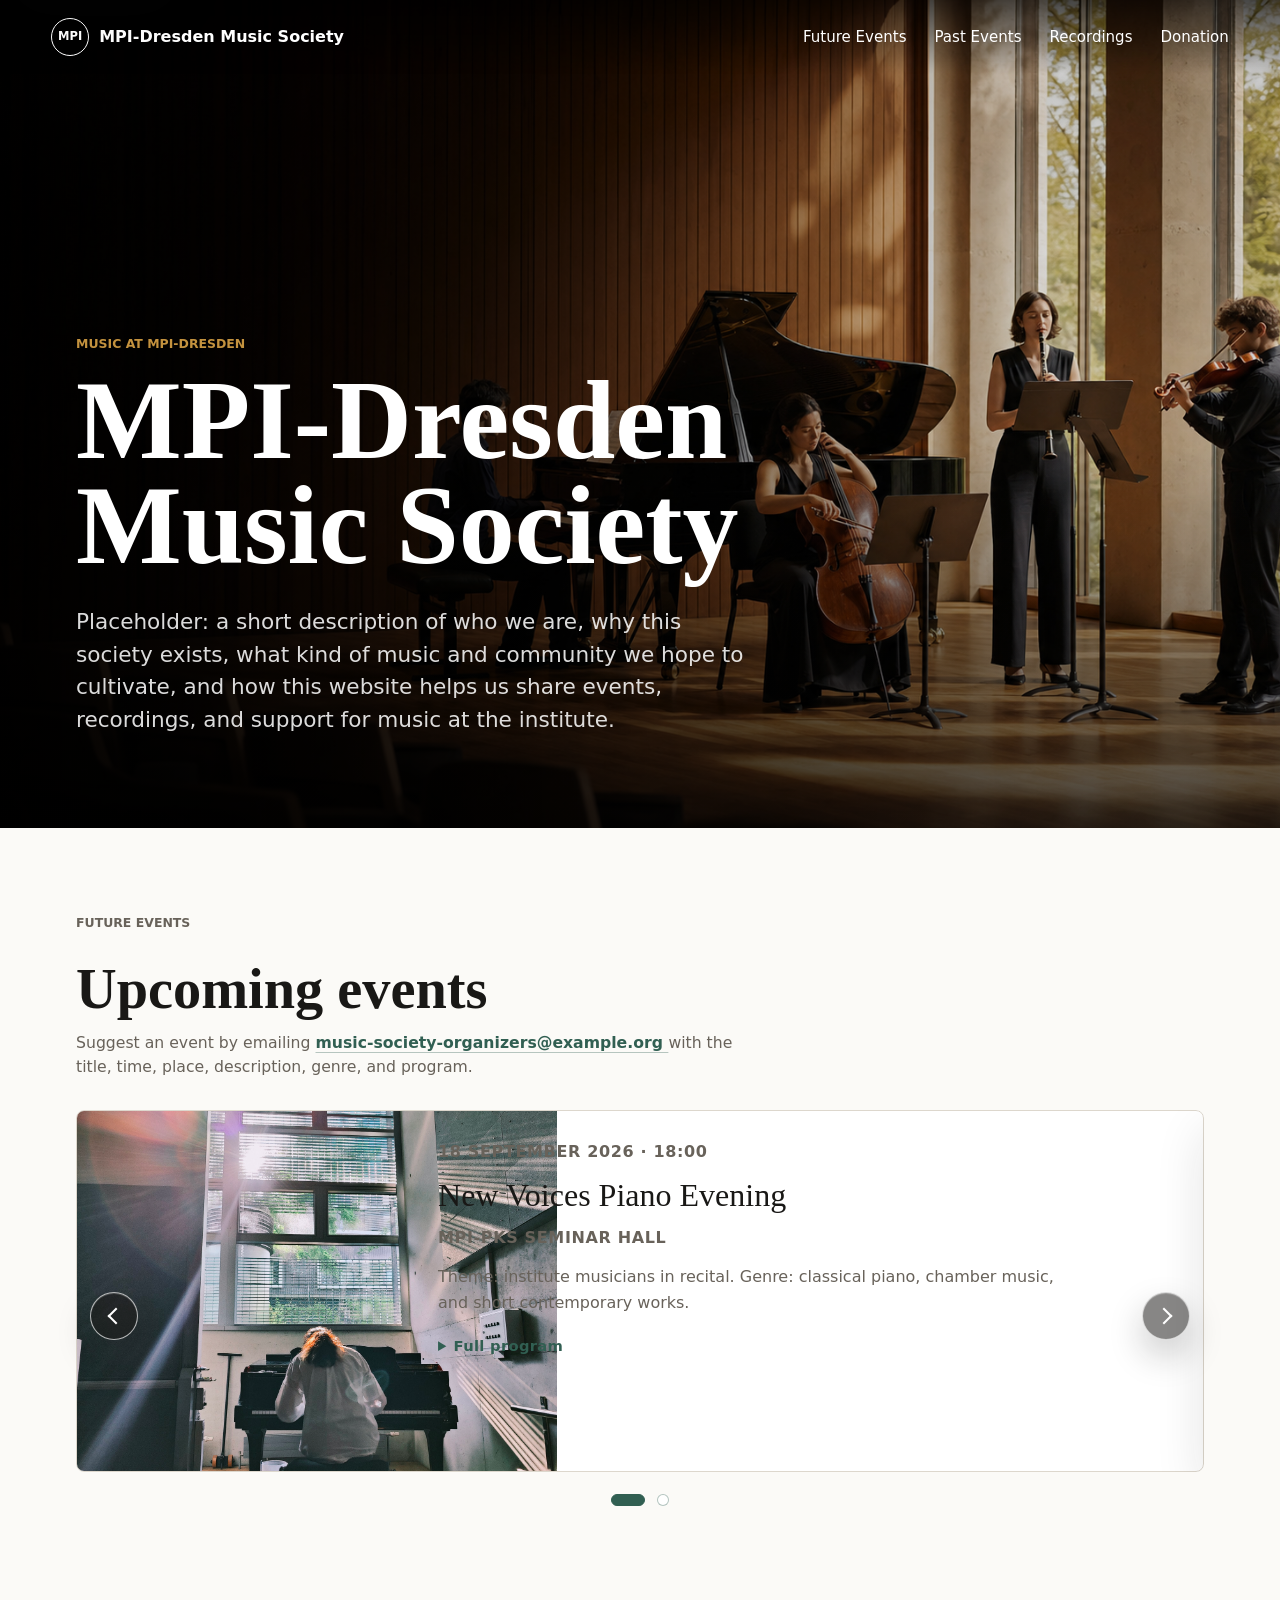
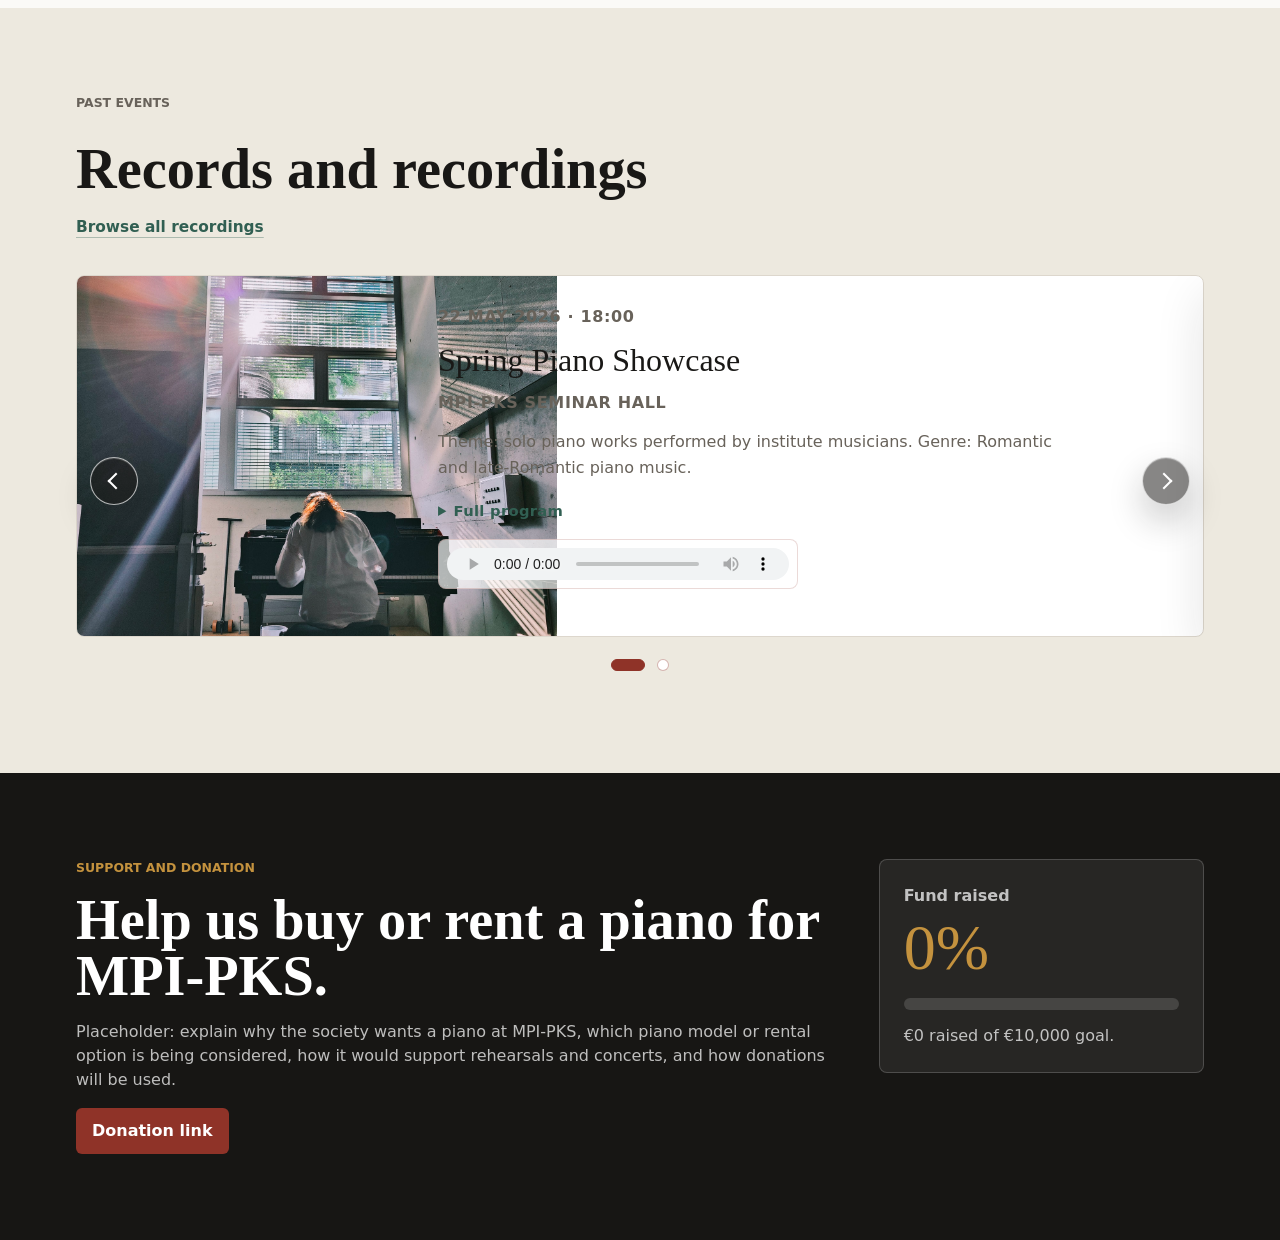
<file: index.html>
<!doctype html>
<html lang="en">
  <head>
    <meta charset="utf-8">
    <meta name="viewport" content="width=device-width, initial-scale=1">
    <meta
      name="description"
      content="MPI-Dresden Music Society shares institute music events, recordings, and support for a piano at MPI-PKS."
    >
    <meta name="theme-color" content="#161513">
    <meta property="og:type" content="website">
    <meta property="og:title" content="MPI-Dresden Music Society">
    <meta
      property="og:description"
      content="Future events, past recordings, and piano donation support for the MPI-Dresden music community."
    >
    <meta property="og:image" content="assets/Photos/Qianyu_cover.jpg">
    <meta property="og:site_name" content="MPI-Dresden Music Society">
    <meta name="twitter:card" content="summary_large_image">
    <meta name="twitter:title" content="MPI-Dresden Music Society">
    <meta
      name="twitter:description"
      content="Future events, past recordings, and piano donation support for the MPI-Dresden music community."
    >
    <meta name="twitter:image" content="assets/Photos/Qianyu_cover.jpg">
    <title>MPI-Dresden Music Society</title>
    <link rel="icon" href="assets/favicon.svg" type="image/svg+xml">
    <link rel="manifest" href="site.webmanifest">
    <link rel="stylesheet" href="styles.css?v=10">
    <script type="application/ld+json">
      {
        "@context": "https://schema.org",
        "@type": "WebSite",
        "name": "MPI-Dresden Music Society",
        "description": "Future events, past recordings, and piano donation support for the MPI-Dresden music community."
      }
    </script>
  </head>
  <body>
    <a class="skip-link" href="#main-content">Skip to content</a>

    <header class="site-header" aria-label="Primary navigation">
      <a class="brand" href="#main-content" aria-label="MPI-Dresden Music Society home">
        <span class="brand-mark" aria-hidden="true">MPI</span>
        <span>MPI-Dresden Music Society</span>
      </a>
      <nav class="nav-links" aria-label="Site sections">
        <a href="#future-events">Future Events</a>
        <a href="#past-events">Past Events</a>
        <a href="recordings.html">Recordings</a>
        <a href="#support">Donation</a>
      </nav>
    </header>

    <main id="main-content">
      <section class="hero" aria-labelledby="site-title">
        <img class="hero-image" src="assets/hero-musicians.png" alt="Musicians performing together in a recital hall">
        <div class="hero-shade" aria-hidden="true"></div>
        <div class="hero-content">
          <p class="eyebrow">Music at MPI-Dresden</p>
          <h1 id="site-title">MPI-Dresden Music Society</h1>
          <p>
            Placeholder: a short description of who we are, why this society exists, what kind of music and community we hope to cultivate, and how this website helps us share events, recordings, and support for music at the institute.
          </p>
        </div>
      </section>

      <section class="section" id="future-events" aria-labelledby="future-title">
        <div class="section-heading">
          <p class="eyebrow">Future events</p>
          <div class="heading-row">
            <h2 id="future-title">Upcoming events</h2>
          </div>
          <p class="suggestion-contact">
            Suggest an event by emailing
            <a class="email-link" href="mailto:music-society-organizers@example.org">
              music-society-organizers@example.org
            </a>
            with the title, time, place, description, genre, and program.
          </p>
        </div>

        <div class="event-slideshow" data-slideshow aria-label="Upcoming event slideshow">
          <div class="event-viewport">
            <div class="event-track">
              <article class="event-card">
                <figure class="event-media">
                  <img src="assets/Photos/Qianyu_cover.jpg" alt="Album cover for an upcoming piano event">
                </figure>
                <div class="event-content">
                  <p class="event-date">18 September 2026 · 18:00</p>
                  <h3>New Voices Piano Evening</h3>
                  <p class="event-place">MPI-PKS seminar hall</p>
                  <p>Theme: institute musicians in recital. Genre: classical piano, chamber music, and short contemporary works.</p>
                  <details>
                    <summary>Full program</summary>
                    <ul>
                      <li>Placeholder: opening work</li>
                      <li>Placeholder: main recital work</li>
                      <li>Placeholder: ensemble or encore</li>
                    </ul>
                  </details>
                </div>
              </article>

              <article class="event-card">
                <figure class="event-media">
                  <img src="assets/hero-musicians.png" alt="Musicians performing in a recital hall">
                </figure>
                <div class="event-content">
                  <p class="event-date">4 October 2026 · 19:30</p>
                  <h3>Autumn Chamber Gathering</h3>
                  <p class="event-place">MPI-CBG auditorium</p>
                  <p>Theme: informal chamber collaborations. Genre: classical, folk-inspired arrangements, and improvisation.</p>
                  <details>
                    <summary>Full program</summary>
                    <ul>
                      <li>Placeholder: duet or trio</li>
                      <li>Placeholder: guest performance</li>
                      <li>Placeholder: audience discussion</li>
                    </ul>
                  </details>
                </div>
              </article>
            </div>
          </div>
          <button class="slide-arrow slide-arrow-prev" type="button" data-slide-prev aria-label="Previous upcoming event">
            <span aria-hidden="true">&lt;</span>
          </button>
          <button class="slide-arrow slide-arrow-next" type="button" data-slide-next aria-label="Next upcoming event">
            <span aria-hidden="true">&gt;</span>
          </button>
          <div class="slideshow-dots" aria-label="Upcoming event slide controls"></div>
        </div>
      </section>

      <section class="section muted-section" id="past-events" aria-labelledby="past-title">
        <div class="section-heading">
          <p class="eyebrow">Past events</p>
          <h2 id="past-title">Records and recordings</h2>
          <a class="text-link" href="recordings.html">Browse all recordings</a>
        </div>

        <div class="event-slideshow" data-slideshow aria-label="Past event slideshow">
          <div class="event-viewport">
            <div class="event-track">
              <article class="event-card">
                <figure class="event-media">
                  <img src="assets/Photos/Qianyu_cover.jpg" alt="Album cover for a past piano event">
                </figure>
                <div class="event-content">
                  <p class="event-date">22 May 2026 · 18:00</p>
                  <h3>Spring Piano Showcase</h3>
                  <p class="event-place">MPI-PKS seminar hall</p>
                  <p>Theme: solo piano works performed by institute musicians. Genre: Romantic and late-Romantic piano music.</p>
                  <details>
                    <summary>Full program</summary>
                    <ul>
                      <li>Placeholder: recital opening</li>
                      <li>Placeholder: featured piano work</li>
                      <li>Placeholder: closing piece</li>
                    </ul>
                  </details>
                  <div class="recording-player">
                    <audio controls preload="metadata" aria-label="Play Nocturne recording">
                      <source src="assets/Records/Nocturne.AAC" type="audio/aac">
                      Your browser does not support the audio player.
                    </audio>
                  </div>
                </div>
              </article>

              <article class="event-card">
                <figure class="event-media">
                  <img src="assets/hero-musicians.png" alt="Musicians performing in a recital hall">
                </figure>
                <div class="event-content">
                  <p class="event-date">14 March 2026 · 17:30</p>
                  <h3>Composer-Pianist Workshop</h3>
                  <p class="event-place">MPI-PKS music room</p>
                  <p>Theme: readings and discussion between composers and pianists. Genre: contemporary classical and improvisation.</p>
                  <details>
                    <summary>Full program</summary>
                    <ul>
                      <li>Placeholder: composer presentation</li>
                      <li>Placeholder: piano reading</li>
                      <li>Placeholder: discussion</li>
                    </ul>
                  </details>
                  <div class="recording-player">
                    <audio controls preload="metadata" aria-label="Play Ballade No. 2 encore recording">
                      <source src="assets/Records/Ballade%20No.%202%20(Encore).AAC" type="audio/aac">
                      Your browser does not support the audio player.
                    </audio>
                  </div>
                </div>
              </article>
            </div>
          </div>
          <button class="slide-arrow slide-arrow-prev" type="button" data-slide-prev aria-label="Previous past event">
            <span aria-hidden="true">&lt;</span>
          </button>
          <button class="slide-arrow slide-arrow-next" type="button" data-slide-next aria-label="Next past event">
            <span aria-hidden="true">&gt;</span>
          </button>
          <div class="slideshow-dots" aria-label="Past event slide controls"></div>
        </div>
      </section>

      <section class="section support-section" id="support" aria-labelledby="support-title">
        <div class="support-layout">
          <div>
            <p class="eyebrow">Support and donation</p>
            <h2 id="support-title">Help us buy or rent a piano for MPI-PKS.</h2>
            <p>
              Placeholder: explain why the society wants a piano at MPI-PKS, which piano model or rental option is being considered, how it would support rehearsals and concerts, and how donations will be used.
            </p>
            <a class="button primary" href="#donation-link">Donation link</a>
          </div>
          <div class="fund-card" aria-label="Donation progress" data-fund-card data-raised="0" data-goal="10000">
            <p class="fund-label">Fund raised</p>
            <p class="fund-percent" data-fund-percent></p>
            <div class="progress-bar" aria-hidden="true">
              <span data-fund-bar style="width: 0%"></span>
            </div>
            <p class="fund-detail" data-fund-detail></p>
          </div>
        </div>
      </section>
    </main>

    <script src="script.js?v=11"></script>
  </body>
</html>
</file>
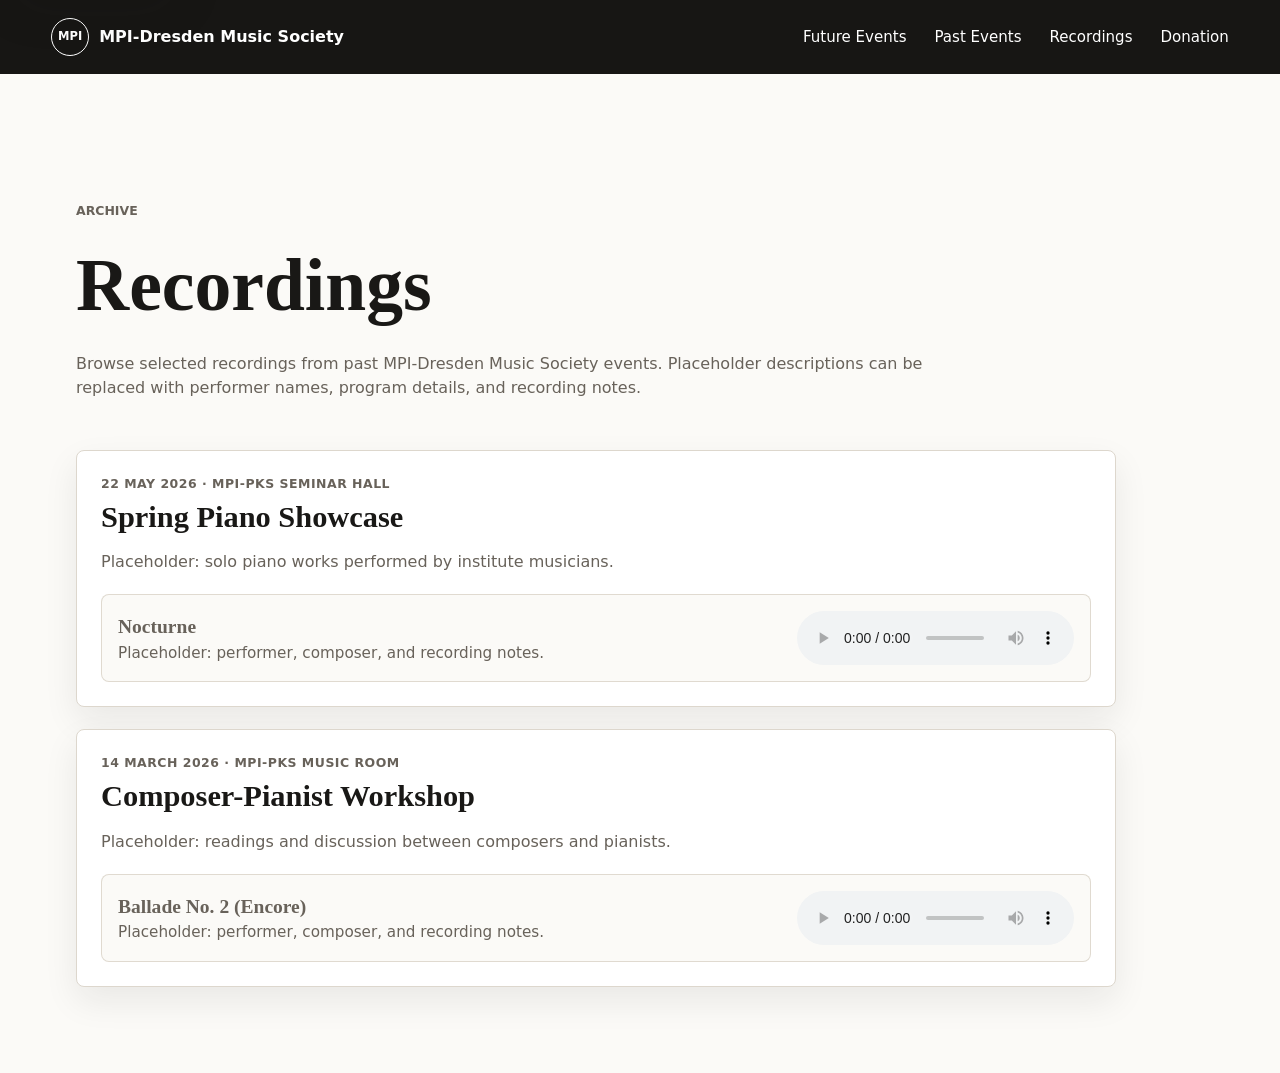
<file: recordings.html>
<!doctype html>
<html lang="en">
  <head>
    <meta charset="utf-8">
    <meta name="viewport" content="width=device-width, initial-scale=1">
    <meta
      name="description"
      content="Browse recordings from MPI-Dresden Music Society past events."
    >
    <meta name="theme-color" content="#161513">
    <title>Recordings | MPI-Dresden Music Society</title>
    <link rel="icon" href="assets/favicon.svg" type="image/svg+xml">
    <link rel="manifest" href="site.webmanifest">
    <link rel="stylesheet" href="styles.css?v=10">
  </head>
  <body class="recordings-page">
    <a class="skip-link" href="#main-content">Skip to content</a>

    <header class="site-header subpage-header" aria-label="Primary navigation">
      <a class="brand" href="index.html" aria-label="MPI-Dresden Music Society home">
        <span class="brand-mark" aria-hidden="true">MPI</span>
        <span>MPI-Dresden Music Society</span>
      </a>
      <nav class="nav-links" aria-label="Site sections">
        <a href="index.html#future-events">Future Events</a>
        <a href="index.html#past-events">Past Events</a>
        <a href="recordings.html">Recordings</a>
        <a href="index.html#support">Donation</a>
      </nav>
    </header>

    <main class="subpage-main" id="main-content">
      <section class="section-heading" aria-labelledby="recordings-title">
        <p class="eyebrow">Archive</p>
        <h1 id="recordings-title">Recordings</h1>
        <p>
          Browse selected recordings from past MPI-Dresden Music Society events. Placeholder descriptions can be replaced with performer names, program details, and recording notes.
        </p>
      </section>

      <section class="event-recording-list" aria-label="Recording archive by event">
        <article class="event-recording-group">
          <div class="event-recording-header">
            <p class="recording-meta">22 May 2026 · MPI-PKS seminar hall</p>
            <h2>Spring Piano Showcase</h2>
            <p>Placeholder: solo piano works performed by institute musicians.</p>
          </div>

          <div class="event-recording-tracks" aria-label="Spring Piano Showcase recordings">
            <div class="recording-track">
              <div>
                <p class="track-title">Nocturne</p>
                <p class="track-detail">Placeholder: performer, composer, and recording notes.</p>
              </div>
              <audio controls preload="metadata">
                <source src="assets/Records/Nocturne.AAC" type="audio/aac">
                Your browser does not support the audio player.
              </audio>
            </div>
          </div>
        </article>

        <article class="event-recording-group">
          <div class="event-recording-header">
            <p class="recording-meta">14 March 2026 · MPI-PKS music room</p>
            <h2>Composer-Pianist Workshop</h2>
            <p>Placeholder: readings and discussion between composers and pianists.</p>
          </div>

          <div class="event-recording-tracks" aria-label="Composer-Pianist Workshop recordings">
            <div class="recording-track">
              <div>
                <p class="track-title">Ballade No. 2 (Encore)</p>
                <p class="track-detail">Placeholder: performer, composer, and recording notes.</p>
              </div>
              <audio controls preload="metadata">
                <source src="assets/Records/Ballade%20No.%202%20(Encore).AAC" type="audio/aac">
                Your browser does not support the audio player.
              </audio>
            </div>
          </div>
        </article>
      </section>
    </main>
  </body>
</html>
</file>
<file: styles.css>
:root {
  --ink: #191816;
  --paper: #fbfaf7;
  --muted: #68625a;
  --line: #ddd7cd;
  --panel: #ffffff;
  --accent: #8f3328;
  --accent-strong: #6d241d;
  --gold: #c4923e;
  --green: #315f52;
  --focus: #f0c85a;
  --shadow: 0 20px 50px rgba(25, 24, 22, 0.12);
}

* {
  box-sizing: border-box;
}

html {
  scroll-behavior: smooth;
}

body {
  margin: 0;
  background: var(--paper);
  color: var(--ink);
  font-family: Inter, ui-sans-serif, system-ui, -apple-system, BlinkMacSystemFont, "Segoe UI", sans-serif;
  line-height: 1.5;
}

a {
  color: inherit;
  text-decoration: none;
}

a:focus-visible,
button:focus-visible,
summary:focus-visible {
  outline: 3px solid var(--focus);
  outline-offset: 3px;
}

button {
  font: inherit;
}

.skip-link {
  position: fixed;
  z-index: 20;
  top: 12px;
  left: 12px;
  transform: translateY(-160%);
  padding: 10px 14px;
  border-radius: 6px;
  color: var(--ink);
  background: #fff;
  font-weight: 800;
  box-shadow: var(--shadow);
}

.skip-link:focus {
  transform: translateY(0);
}

.site-header {
  position: fixed;
  z-index: 10;
  top: 0;
  left: 0;
  right: 0;
  display: flex;
  align-items: center;
  justify-content: space-between;
  gap: 24px;
  padding: 18px clamp(18px, 4vw, 56px);
  color: #fff;
  background: linear-gradient(180deg, rgba(0, 0, 0, 0.64), rgba(0, 0, 0, 0));
}

.brand {
  display: inline-flex;
  align-items: center;
  gap: 10px;
  font-weight: 760;
}

.brand-mark {
  display: inline-grid;
  place-items: center;
  width: 38px;
  height: 38px;
  border: 1px solid currentColor;
  border-radius: 50%;
  font-size: 0.72rem;
}

.nav-links {
  display: flex;
  align-items: center;
  justify-content: flex-end;
  flex-wrap: wrap;
  gap: clamp(14px, 3vw, 28px);
  font-size: 0.94rem;
}

.nav-links a {
  display: inline-flex;
  align-items: center;
  min-height: 32px;
}

.hero {
  position: relative;
  min-height: 92svh;
  display: grid;
  align-items: end;
  overflow: hidden;
  color: #fff;
}

.hero-image,
.hero-shade {
  position: absolute;
  inset: 0;
  width: 100%;
  height: 100%;
}

.hero-image {
  object-fit: cover;
  object-position: center;
}

.hero-shade {
  background:
    linear-gradient(90deg, rgba(0, 0, 0, 0.78) 0%, rgba(0, 0, 0, 0.54) 38%, rgba(0, 0, 0, 0.12) 82%),
    linear-gradient(0deg, rgba(0, 0, 0, 0.66) 0%, rgba(0, 0, 0, 0) 46%);
}

.hero-content {
  position: relative;
  max-width: 900px;
  padding: 140px clamp(20px, 6vw, 76px) 92px;
}

.eyebrow {
  margin: 0 0 14px;
  color: var(--gold);
  font-size: 0.78rem;
  font-weight: 800;
  letter-spacing: 0;
  text-transform: uppercase;
}

h1,
h2,
h3,
p {
  overflow-wrap: anywhere;
}

h1 {
  max-width: 820px;
  margin: 0;
  font-family: Georgia, "Times New Roman", serif;
  font-size: 7rem;
  line-height: 0.94;
  letter-spacing: 0;
}

h2 {
  max-width: 900px;
  margin: 0;
  font-family: Georgia, "Times New Roman", serif;
  font-size: clamp(2rem, 4.4vw, 4.2rem);
  line-height: 1;
  letter-spacing: 0;
}

h3 {
  margin: 0;
  font-size: 1.22rem;
}

.hero-content p:not(.eyebrow) {
  max-width: 680px;
  margin: 28px 0 0;
  color: rgba(255, 255, 255, 0.86);
  font-size: clamp(1.05rem, 2vw, 1.35rem);
}

.section {
  padding: 86px clamp(20px, 6vw, 76px);
}

.section-heading {
  display: flex;
  flex-direction: column;
  align-items: flex-start;
  gap: 14px;
  max-width: 920px;
  margin-bottom: 32px;
}

.section-heading > p,
.event-content p,
.fund-detail {
  color: var(--muted);
}

.heading-row {
  display: flex;
  align-items: end;
  justify-content: space-between;
  flex-wrap: wrap;
  gap: 18px;
  width: 100%;
}

.button {
  display: inline-flex;
  align-items: center;
  justify-content: center;
  min-height: 44px;
  width: fit-content;
  padding: 10px 15px;
  border-radius: 6px;
  font-weight: 780;
  cursor: pointer;
}

.button.primary {
  border: 1px solid transparent;
  color: #fff;
  background: var(--accent);
}

.button.primary:hover {
  background: var(--accent-strong);
}

.button.secondary {
  color: var(--ink);
  border: 1px solid var(--line);
  background: #fff;
}

.suggestion-contact {
  max-width: 680px;
  margin: 0;
  color: var(--muted);
  font-size: 0.98rem;
}

.email-link {
  color: var(--green);
  font-weight: 820;
  text-decoration: underline;
  text-decoration-color: rgba(49, 95, 82, 0.34);
  text-underline-offset: 4px;
}

.email-link:hover {
  color: var(--accent);
  text-decoration-color: currentColor;
}

.text-link {
  display: inline-flex;
  align-items: center;
  min-height: 32px;
  color: var(--green);
  font-size: 0.96rem;
  font-weight: 820;
  text-decoration: underline;
  text-decoration-color: rgba(49, 95, 82, 0.34);
  text-underline-offset: 5px;
}

.text-link:hover {
  color: var(--accent);
  text-decoration-color: currentColor;
}

.event-slideshow {
  position: relative;
}

.event-viewport {
  overflow: hidden;
  border-radius: 8px;
}

.event-track {
  display: flex;
  transition: transform 620ms ease;
  will-change: transform;
}

.event-card {
  flex: 0 0 100%;
  width: 100%;
  display: grid;
  grid-template-columns: minmax(300px, 0.42fr) minmax(0, 1fr);
  min-height: 360px;
  overflow: hidden;
  border: 1px solid var(--line);
  border-radius: 8px;
  background: var(--panel);
  box-shadow: var(--shadow);
}

.event-media {
  aspect-ratio: 4 / 3;
  min-height: 360px;
  margin: 0;
  overflow: hidden;
  background: #1d1b18;
}

.event-media img {
  width: 100%;
  height: 100%;
  display: block;
  object-fit: cover;
  object-position: center;
}

.event-content {
  display: grid;
  align-content: start;
  gap: 13px;
  padding: 28px;
  font-family: Inter, ui-sans-serif, system-ui, -apple-system, BlinkMacSystemFont, "Segoe UI", sans-serif;
}

.event-content h3 {
  max-width: 620px;
  color: var(--ink);
  font-family: Georgia, "Times New Roman", serif;
  font-size: 2rem;
  font-weight: 520;
  line-height: 1.08;
}

.event-date,
.event-place {
  margin: 0;
  font-size: 0.78rem;
  font-weight: 820;
  letter-spacing: 0.04em;
  text-transform: uppercase;
}

.event-date {
  color: var(--accent);
}

.event-place {
  color: var(--green);
}

.event-content p {
  margin: 0;
  max-width: 640px;
  font-size: 1rem;
  line-height: 1.62;
}

details {
  margin-top: 6px;
}

summary {
  color: var(--green);
  font-size: 0.92rem;
  font-weight: 820;
  letter-spacing: 0.02em;
  cursor: pointer;
}

details ul {
  margin: 10px 0 0;
  padding-left: 18px;
  color: var(--muted);
}

.slideshow-dots {
  display: flex;
  justify-content: center;
  gap: 12px;
  min-height: 28px;
  margin-top: 22px;
}

.slide-dot {
  width: 12px;
  height: 12px;
  padding: 0;
  border: 1px solid rgba(49, 95, 82, 0.36);
  border-radius: 999px;
  background: #fff;
  cursor: pointer;
  transition:
    width 220ms ease,
    background 220ms ease;
}

.slide-dot.is-active {
  width: 34px;
  border-color: var(--green);
  background: var(--green);
}

.muted-section .slide-dot {
  border-color: rgba(143, 51, 40, 0.36);
  background: #fff;
}

.muted-section .slide-dot.is-active {
  border-color: var(--accent);
  background: var(--accent);
}

.slide-arrow {
  position: absolute;
  top: 50%;
  z-index: 2;
  display: grid;
  place-items: center;
  width: 48px;
  height: 48px;
  padding: 0;
  border: 1px solid rgba(255, 255, 255, 0.68);
  border-radius: 999px;
  color: #fff;
  background: rgba(25, 24, 22, 0.52);
  box-shadow:
    0 16px 34px rgba(25, 24, 22, 0.22),
    inset 0 1px 0 rgba(255, 255, 255, 0.18);
  cursor: pointer;
  transform: translateY(-50%);
  transition:
    background 180ms ease,
    border-color 180ms ease,
    transform 180ms ease;
}

.slide-arrow:hover,
.slide-arrow:focus-visible {
  color: #fff;
  border-color: rgba(255, 255, 255, 0.86);
  background: var(--accent);
  transform: translateY(-50%) scale(1.04);
}

.slide-arrow-prev {
  left: 14px;
}

.slide-arrow-next {
  right: 14px;
}

.slide-arrow span {
  width: 12px;
  height: 12px;
  border-top: 2px solid currentColor;
  border-right: 2px solid currentColor;
  font-size: 0;
  line-height: 0;
}

.slide-arrow-prev span {
  transform: translateX(2px) rotate(-135deg);
}

.slide-arrow-next span {
  transform: translateX(-2px) rotate(45deg);
}

.muted-section {
  background: #ede9df;
}

.recording-player {
  width: min(360px, 100%);
  margin-top: 4px;
  padding: 8px;
  border: 1px solid rgba(143, 51, 40, 0.18);
  border-radius: 8px;
  background: rgba(255, 255, 255, 0.68);
}

.recording-player audio {
  width: 100%;
  min-width: 0;
  height: 32px;
  display: block;
}

.recordings-page {
  min-height: 100svh;
  background: var(--paper);
}

.subpage-header {
  position: static;
  color: #fff;
  background: #171614;
}

.subpage-main {
  padding: 128px clamp(20px, 6vw, 76px) 86px;
}

.subpage-main h1 {
  max-width: 900px;
  color: var(--ink);
  font-size: 4.6rem;
  line-height: 1;
}

.event-recording-list {
  display: grid;
  gap: 22px;
  max-width: 1040px;
  margin-top: 34px;
}

.event-recording-group {
  display: grid;
  gap: 20px;
  padding: 24px;
  border: 1px solid var(--line);
  border-radius: 8px;
  background: #fff;
  box-shadow: 0 14px 34px rgba(25, 24, 22, 0.08);
}

.event-recording-header {
  display: grid;
  gap: 8px;
  max-width: 760px;
}

.event-recording-header h2 {
  margin-bottom: 10px;
  font-size: 1.9rem;
}

.event-recording-header p,
.recording-track p {
  margin: 0;
  color: var(--muted);
}

.recording-meta {
  margin-bottom: 8px;
  color: var(--accent);
  font-size: 0.78rem;
  font-weight: 820;
  letter-spacing: 0.04em;
  text-transform: uppercase;
}

.event-recording-tracks {
  display: grid;
  gap: 12px;
}

.recording-track {
  display: grid;
  grid-template-columns: minmax(0, 1fr) minmax(260px, 0.42fr);
  gap: 20px;
  align-items: center;
  padding: 16px;
  border: 1px solid rgba(221, 215, 205, 0.9);
  border-radius: 8px;
  background: #fbfaf7;
}

.track-title {
  color: var(--ink);
  font-family: Georgia, "Times New Roman", serif;
  font-size: 1.22rem;
  font-weight: 620;
}

.track-detail {
  margin-top: 4px;
  font-size: 0.95rem;
}

.recording-track audio {
  width: 100%;
  min-width: 0;
}

.support-section {
  color: #fff;
  background: #171614;
}

.support-section .eyebrow {
  color: var(--gold);
}

.support-section h2,
.support-section .section-heading > p {
  color: #fff;
}

.support-section .section-heading > p,
.support-section p:not(.eyebrow):not(.fund-percent) {
  color: rgba(255, 255, 255, 0.72);
}

.support-layout {
  display: grid;
  grid-template-columns: minmax(0, 1fr) minmax(280px, 0.42fr);
  gap: 28px;
  align-items: start;
}

.support-layout > div:first-child {
  max-width: 820px;
}

.fund-card {
  padding: 24px;
  border: 1px solid rgba(255, 255, 255, 0.18);
  border-radius: 8px;
  background: rgba(255, 255, 255, 0.07);
}

.fund-label {
  margin: 0;
  color: rgba(255, 255, 255, 0.72);
  font-weight: 780;
}

.fund-percent {
  margin: 8px 0 18px;
  color: var(--gold);
  font-family: Georgia, "Times New Roman", serif;
  font-size: 4rem;
  line-height: 1;
}

.progress-bar {
  height: 12px;
  overflow: hidden;
  border-radius: 999px;
  background: rgba(255, 255, 255, 0.14);
}

.progress-bar span {
  display: block;
  height: 100%;
  border-radius: inherit;
  background: var(--gold);
}

.fund-detail {
  margin: 14px 0 0;
}

.error-page {
  min-height: 100svh;
  display: grid;
  place-items: center;
  padding: 24px;
  background: #ede9df;
}

.error-shell {
  width: min(720px, 100%);
  padding: clamp(28px, 6vw, 64px);
  border-radius: 8px;
  background: var(--paper);
  box-shadow: var(--shadow);
}

.error-brand {
  margin-bottom: 48px;
}

.error-shell h1 {
  color: var(--ink);
  font-size: clamp(3rem, 8vw, 6.4rem);
}

.error-shell p:not(.eyebrow) {
  max-width: 560px;
  color: var(--muted);
  font-size: 1.08rem;
}

.hero-actions {
  display: flex;
  flex-wrap: wrap;
  gap: 12px;
  margin-top: 34px;
}

@media (max-width: 900px) {
  .site-header {
    position: absolute;
    align-items: flex-start;
    flex-direction: column;
    gap: 12px;
    padding-bottom: 26px;
  }

  .nav-links {
    width: 100%;
    justify-content: flex-start;
    gap: 8px;
    font-size: 0.88rem;
  }

  .nav-links a {
    min-height: 34px;
    padding: 6px 10px;
    border: 1px solid rgba(255, 255, 255, 0.34);
    border-radius: 999px;
    background: rgba(0, 0, 0, 0.16);
  }

  .hero {
    min-height: 88svh;
  }

  .hero-image {
    object-position: 64% center;
  }

  .hero-content {
    padding-bottom: 56px;
  }

  h1 {
    max-width: 680px;
    font-size: 4.6rem;
    line-height: 0.96;
  }

  .support-layout,
  .event-card {
    grid-template-columns: 1fr;
  }

  .heading-row {
    align-items: flex-start;
    flex-direction: column;
  }

  .recording-track {
    grid-template-columns: 1fr;
  }

  .event-card {
    min-height: 0;
  }

  .slide-arrow {
    top: 128px;
    transform: none;
  }

  .slide-arrow:hover,
  .slide-arrow:focus-visible {
    transform: scale(1.04);
  }

  .event-media {
    aspect-ratio: 16 / 10;
    min-height: 0;
  }
}

@media (max-width: 560px) {
  .hero-actions {
    flex-direction: column;
  }

  .button {
    width: 100%;
  }

  h1 {
    font-size: 3.35rem;
    line-height: 1;
  }

  .section {
    padding-left: 18px;
    padding-right: 18px;
  }

  .event-content {
    padding: 20px;
  }

  .slide-arrow {
    top: 104px;
    width: 40px;
    height: 40px;
  }

  .slide-arrow-prev {
    left: 8px;
  }

  .slide-arrow-next {
    right: 8px;
  }
}
</file>
